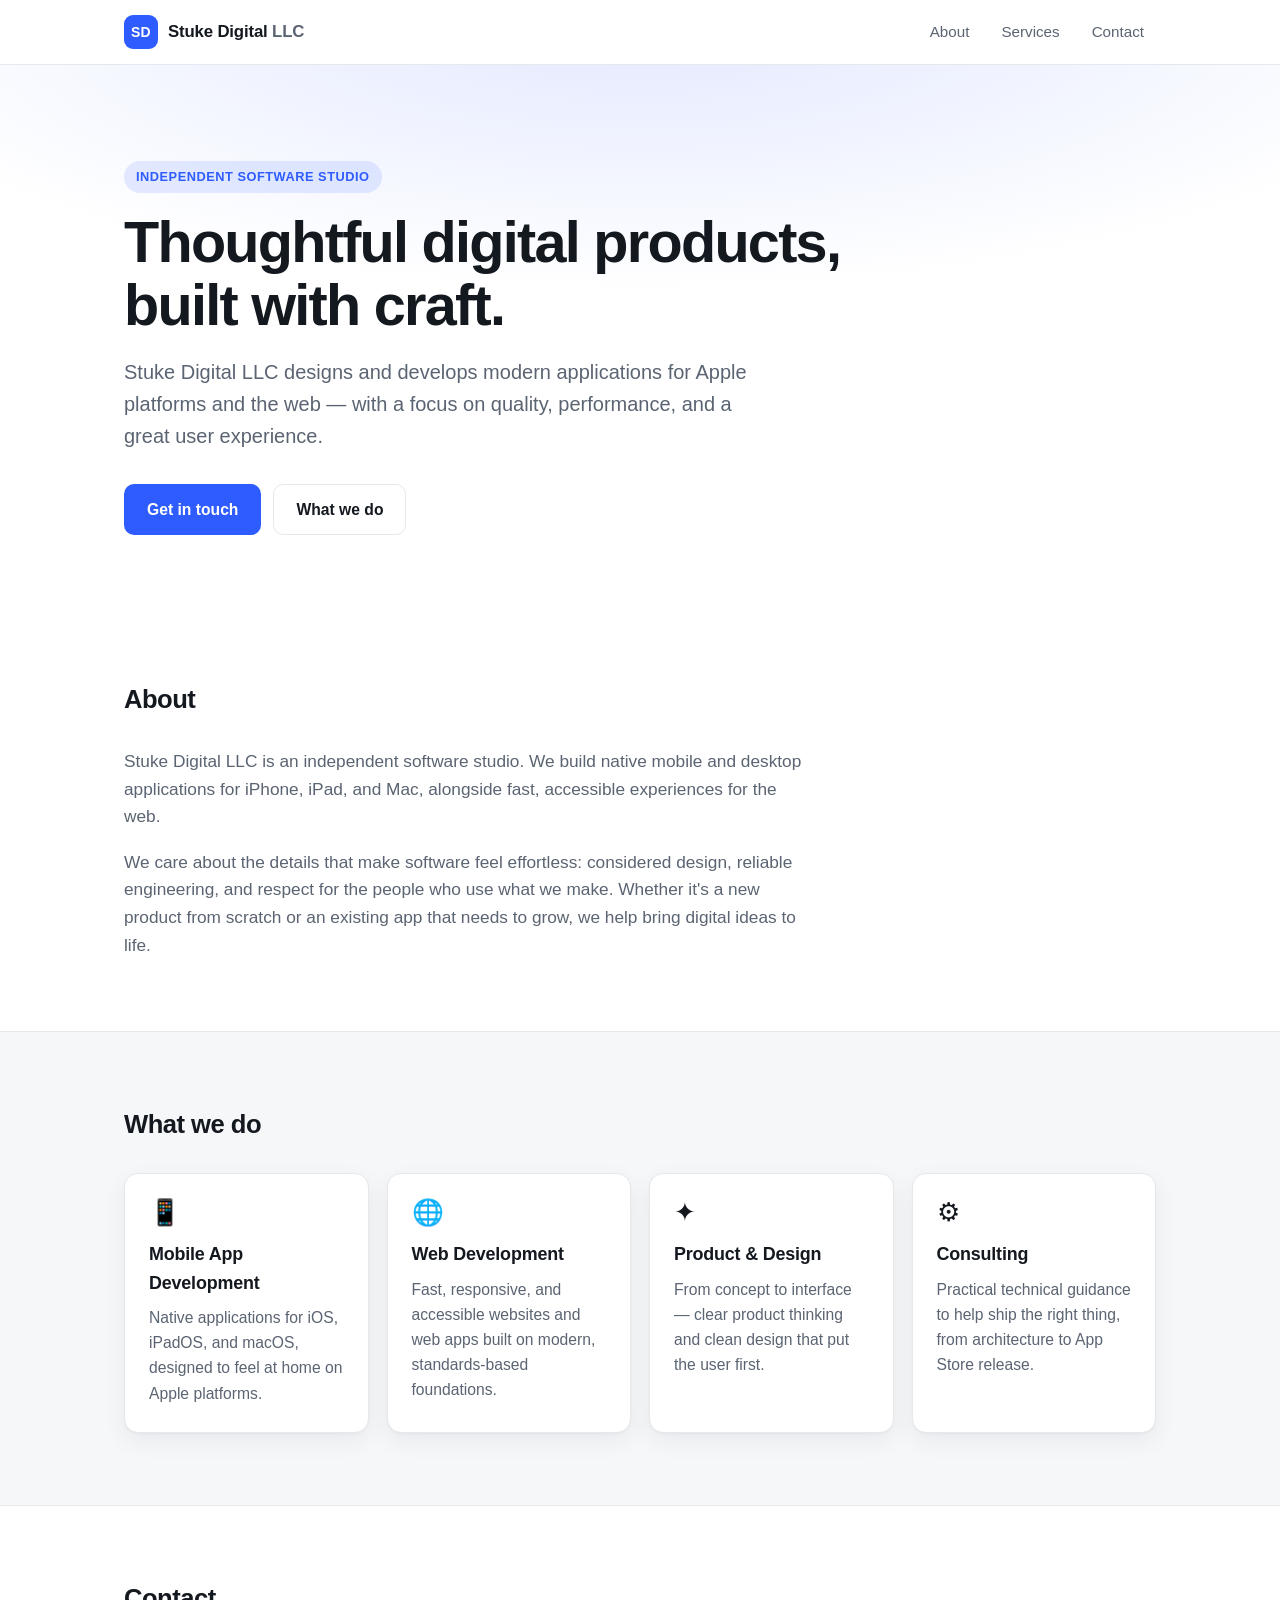
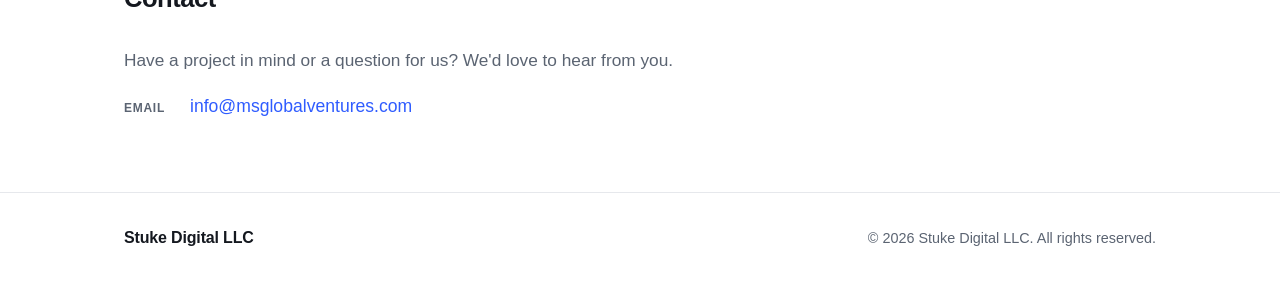
<file: index.html>
<!DOCTYPE html>
<html lang="en">
<head>
  <meta charset="UTF-8" />
  <meta name="viewport" content="width=device-width, initial-scale=1.0" />
  <title>Stuke Digital LLC — Software &amp; Mobile App Development</title>
  <meta name="description" content="Stuke Digital LLC is an independent software studio building modern applications for Apple platforms and the web." />
  <meta name="author" content="Stuke Digital LLC" />

  <!-- Open Graph -->
  <meta property="og:title" content="Stuke Digital LLC" />
  <meta property="og:description" content="An independent software studio building modern applications for Apple platforms and the web." />
  <meta property="og:type" content="website" />

  <link rel="icon" type="image/svg+xml" href="favicon.svg" />
  <link rel="stylesheet" href="styles.css" />
</head>
<body>
  <a class="skip-link" href="#main">Skip to content</a>

  <header class="site-header">
    <div class="container header-inner">
      <a class="brand" href="#top" aria-label="Stuke Digital LLC home">
        <span class="brand-mark" aria-hidden="true">SD</span>
        <span class="brand-name">Stuke Digital<span class="brand-suffix">&nbsp;LLC</span></span>
      </a>
      <nav class="site-nav" aria-label="Primary">
        <a href="#about">About</a>
        <a href="#services">Services</a>
        <a href="#contact">Contact</a>
      </nav>
    </div>
  </header>

  <main id="main">
    <!-- Hero -->
    <section class="hero" id="top">
      <div class="container">
        <p class="eyebrow">Independent Software Studio</p>
        <h1>Thoughtful digital products,<br />built with craft.</h1>
        <p class="lead">
          Stuke Digital LLC designs and develops modern applications for Apple
          platforms and the web — with a focus on quality, performance, and a
          great user experience.
        </p>
        <div class="hero-actions">
          <a class="btn btn-primary" href="#contact">Get in touch</a>
          <a class="btn btn-ghost" href="#services">What we do</a>
        </div>
      </div>
    </section>

    <!-- About -->
    <section class="section" id="about">
      <div class="container">
        <h2 class="section-title">About</h2>
        <div class="prose">
          <p>
            Stuke Digital LLC is an independent software studio. We build native
            mobile and desktop applications for iPhone, iPad, and Mac, alongside
            fast, accessible experiences for the web.
          </p>
          <p>
            We care about the details that make software feel effortless:
            considered design, reliable engineering, and respect for the people
            who use what we make. Whether it's a new product from scratch or an
            existing app that needs to grow, we help bring digital ideas to life.
          </p>
        </div>
      </div>
    </section>

    <!-- Services -->
    <section class="section section-alt" id="services">
      <div class="container">
        <h2 class="section-title">What we do</h2>
        <div class="cards">
          <article class="card">
            <div class="card-icon" aria-hidden="true">📱</div>
            <h3>Mobile App Development</h3>
            <p>Native applications for iOS, iPadOS, and macOS, designed to feel at home on Apple platforms.</p>
          </article>
          <article class="card">
            <div class="card-icon" aria-hidden="true">🌐</div>
            <h3>Web Development</h3>
            <p>Fast, responsive, and accessible websites and web apps built on modern, standards-based foundations.</p>
          </article>
          <article class="card">
            <div class="card-icon" aria-hidden="true">✦</div>
            <h3>Product &amp; Design</h3>
            <p>From concept to interface — clear product thinking and clean design that put the user first.</p>
          </article>
          <article class="card">
            <div class="card-icon" aria-hidden="true">⚙︎</div>
            <h3>Consulting</h3>
            <p>Practical technical guidance to help ship the right thing, from architecture to App Store release.</p>
          </article>
        </div>
      </div>
    </section>

    <!-- Contact -->
    <section class="section" id="contact">
      <div class="container">
        <h2 class="section-title">Contact</h2>
        <div class="prose">
          <p>
            Have a project in mind or a question for us? We'd love to hear from you.
          </p>
          <p class="contact-line">
            <span class="contact-label">Email</span>
            <a href="mailto:info@msglobalventures.com">info@msglobalventures.com</a>
          </p>
        </div>
      </div>
    </section>
  </main>

  <footer class="site-footer">
    <div class="container footer-inner">
      <span class="footer-brand">Stuke Digital LLC</span>
      <span class="footer-copy">© <span id="year">2026</span> Stuke Digital LLC. All rights reserved.</span>
    </div>
  </footer>

  <script>
    // Keep the copyright year current without a build step.
    document.getElementById('year').textContent = new Date().getFullYear();
  </script>
</body>
</html>
</file>
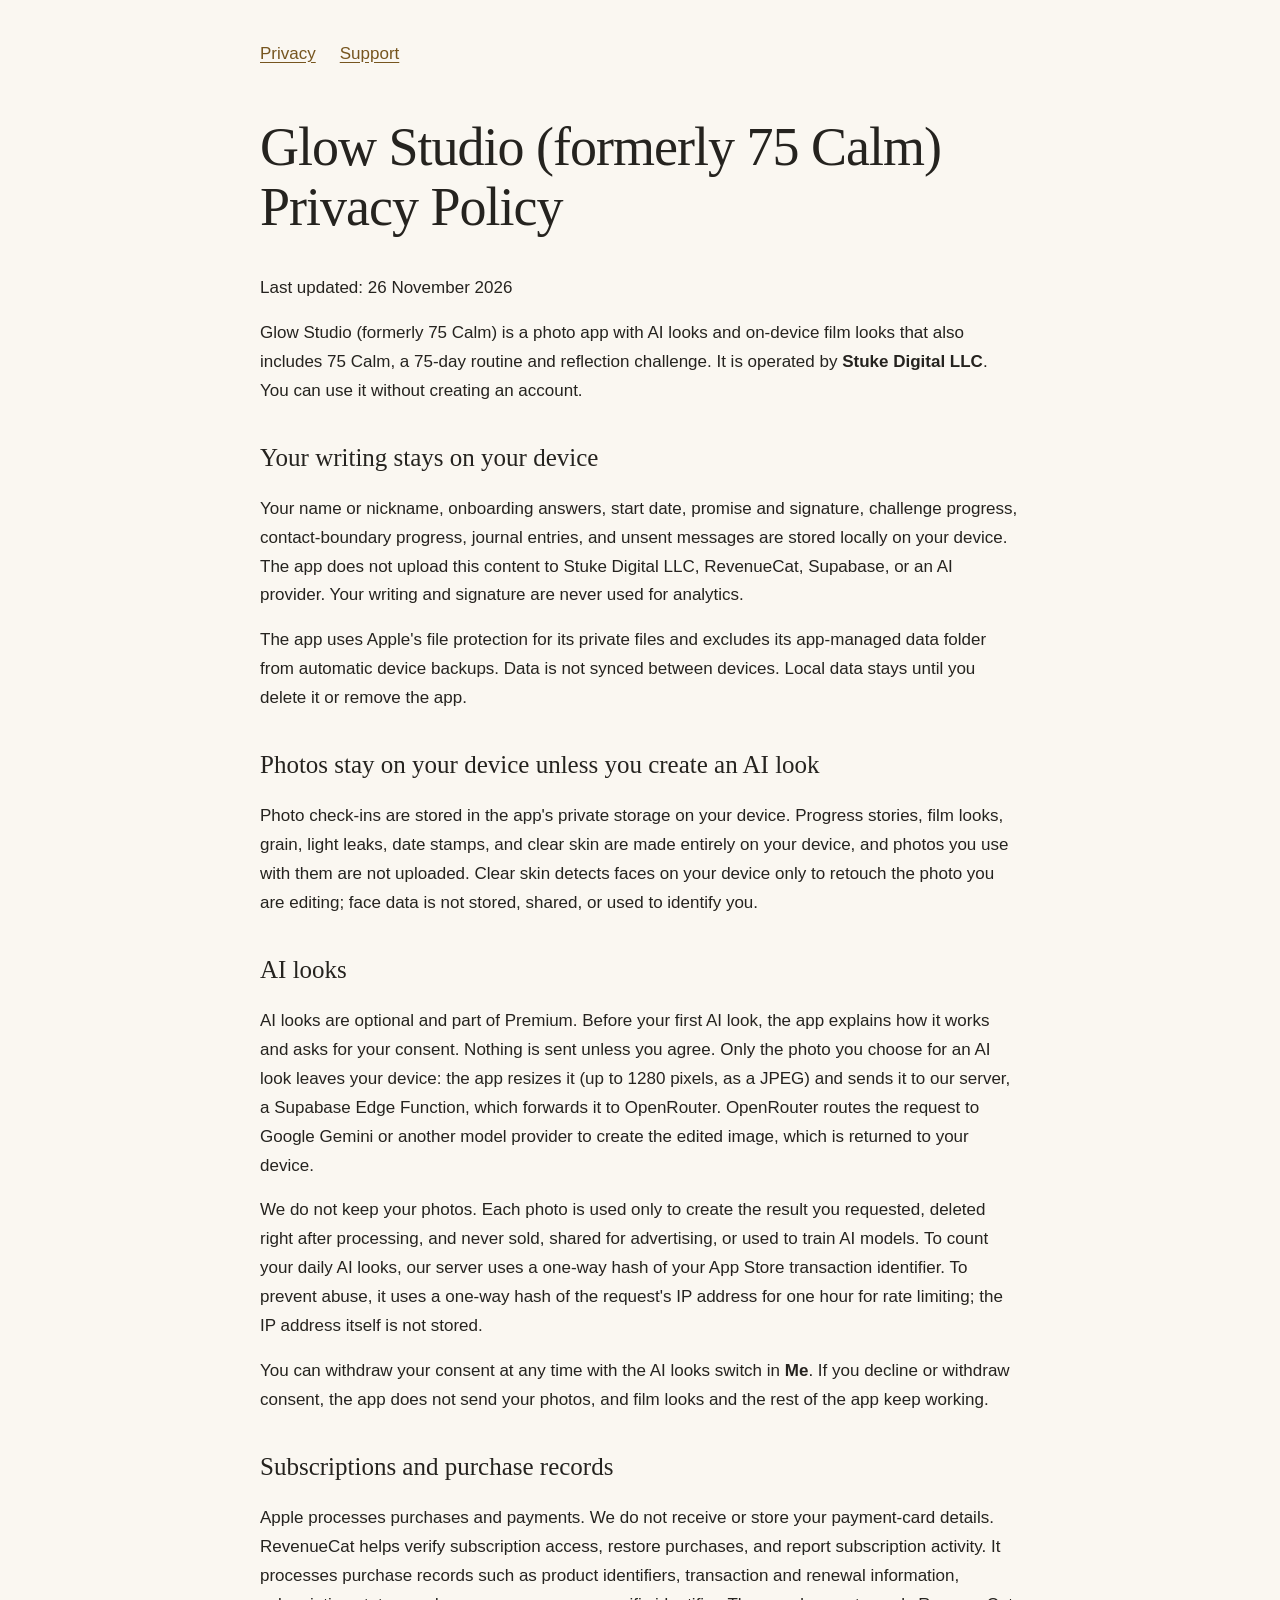
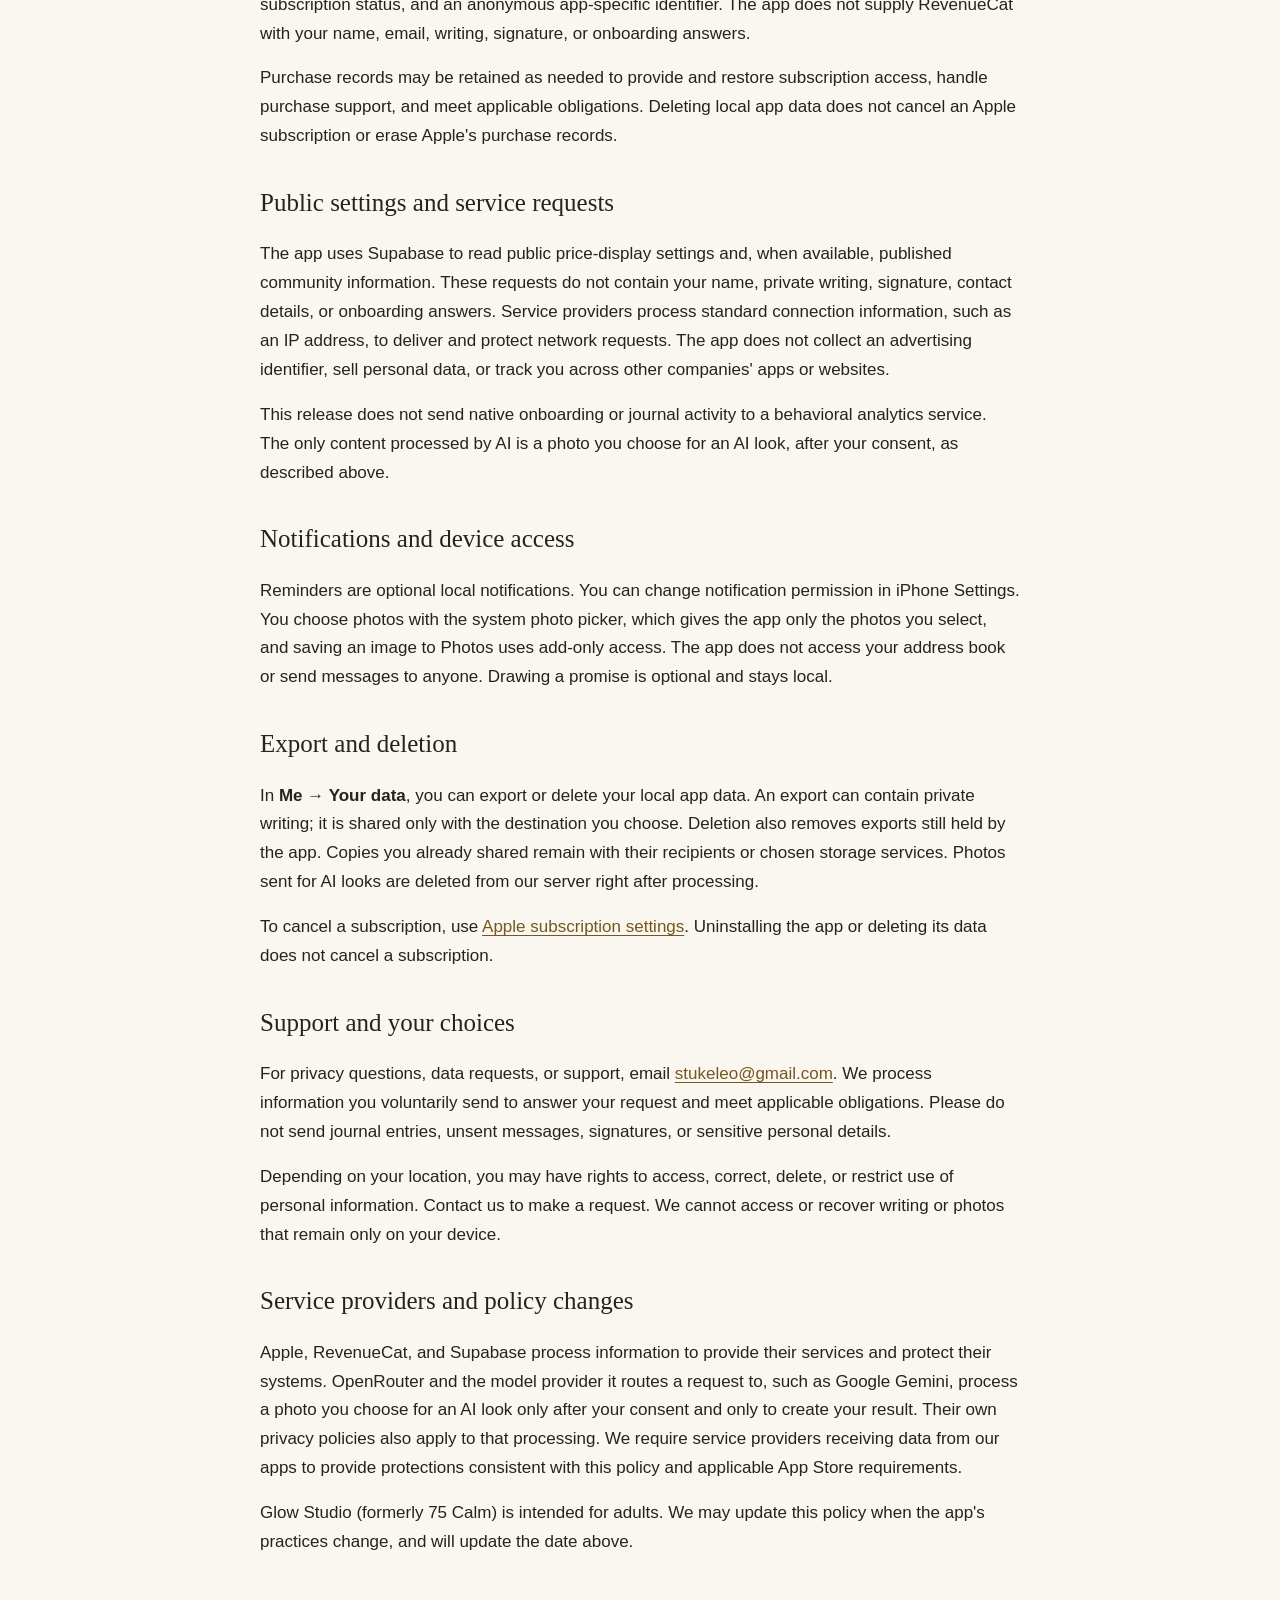
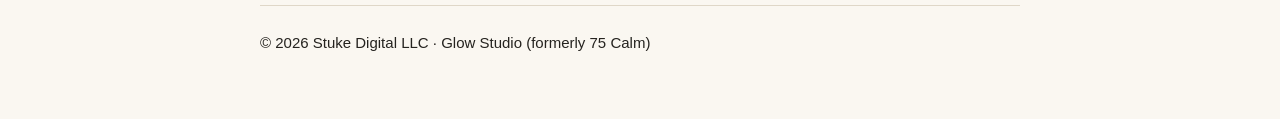
<file: 75-calm/privacy/index.html>
<!doctype html>
<html lang="en"><head><meta charset="utf-8"><meta name="viewport" content="width=device-width,initial-scale=1"><title>Glow Studio (formerly 75 Calm) Privacy Policy | Stuke Digital LLC</title><meta name="description" content="Glow Studio (formerly 75 Calm) Privacy Policy: AI looks, subscriptions, local data, and help from Stuke Digital LLC."><style>html{color-scheme:light}body{margin:0;background:#faf7f1;color:#25231f;font:17px/1.7 -apple-system,BlinkMacSystemFont,Segoe UI,sans-serif}main{max-width:760px;margin:0 auto;padding:40px 24px 64px}nav{display:flex;gap:24px;flex-wrap:wrap;margin-bottom:48px}a{color:#76551f;text-underline-offset:3px}h1{font:500 clamp(36px,6vw,54px)/1.12 Georgia,serif;letter-spacing:-1px}h2{font:500 25px/1.3 Georgia,serif;margin-top:36px}p{margin:16px 0}footer{border-top:1px solid #dfd7c8;margin-top:48px;padding-top:24px;font-size:15px}a:focus-visible{outline:3px solid #76551f;outline-offset:4px}</style></head><body><main><nav aria-label="Glow Studio information"><a href="../privacy/">Privacy</a><a href="../support/">Support</a></nav><h1>Glow Studio (formerly 75 Calm) Privacy Policy</h1><p>Last updated: 26 November 2026</p>
<p>Glow Studio (formerly 75 Calm) is a photo app with AI looks and on-device film looks that also includes 75 Calm, a 75-day routine and reflection challenge. It is operated by <strong>Stuke Digital LLC</strong>. You can use it without creating an account.</p>
<h2>Your writing stays on your device</h2>
<p>Your name or nickname, onboarding answers, start date, promise and signature, challenge progress, contact-boundary progress, journal entries, and unsent messages are stored locally on your device. The app does not upload this content to Stuke Digital LLC, RevenueCat, Supabase, or an AI provider. Your writing and signature are never used for analytics.</p>
<p>The app uses Apple's file protection for its private files and excludes its app-managed data folder from automatic device backups. Data is not synced between devices. Local data stays until you delete it or remove the app.</p>
<h2>Photos stay on your device unless you create an AI look</h2>
<p>Photo check-ins are stored in the app's private storage on your device. Progress stories, film looks, grain, light leaks, date stamps, and clear skin are made entirely on your device, and photos you use with them are not uploaded. Clear skin detects faces on your device only to retouch the photo you are editing; face data is not stored, shared, or used to identify you.</p>
<h2>AI looks</h2>
<p>AI looks are optional and part of Premium. Before your first AI look, the app explains how it works and asks for your consent. Nothing is sent unless you agree. Only the photo you choose for an AI look leaves your device: the app resizes it (up to 1280 pixels, as a JPEG) and sends it to our server, a Supabase Edge Function, which forwards it to OpenRouter. OpenRouter routes the request to Google Gemini or another model provider to create the edited image, which is returned to your device.</p>
<p>We do not keep your photos. Each photo is used only to create the result you requested, deleted right after processing, and never sold, shared for advertising, or used to train AI models. To count your daily AI looks, our server uses a one-way hash of your App Store transaction identifier. To prevent abuse, it uses a one-way hash of the request's IP address for one hour for rate limiting; the IP address itself is not stored.</p>
<p>You can withdraw your consent at any time with the AI looks switch in <strong>Me</strong>. If you decline or withdraw consent, the app does not send your photos, and film looks and the rest of the app keep working.</p>
<h2>Subscriptions and purchase records</h2>
<p>Apple processes purchases and payments. We do not receive or store your payment-card details. RevenueCat helps verify subscription access, restore purchases, and report subscription activity. It processes purchase records such as product identifiers, transaction and renewal information, subscription status, and an anonymous app-specific identifier. The app does not supply RevenueCat with your name, email, writing, signature, or onboarding answers.</p>
<p>Purchase records may be retained as needed to provide and restore subscription access, handle purchase support, and meet applicable obligations. Deleting local app data does not cancel an Apple subscription or erase Apple's purchase records.</p>
<h2>Public settings and service requests</h2>
<p>The app uses Supabase to read public price-display settings and, when available, published community information. These requests do not contain your name, private writing, signature, contact details, or onboarding answers. Service providers process standard connection information, such as an IP address, to deliver and protect network requests. The app does not collect an advertising identifier, sell personal data, or track you across other companies' apps or websites.</p>
<p>This release does not send native onboarding or journal activity to a behavioral analytics service. The only content processed by AI is a photo you choose for an AI look, after your consent, as described above.</p>
<h2>Notifications and device access</h2>
<p>Reminders are optional local notifications. You can change notification permission in iPhone Settings. You choose photos with the system photo picker, which gives the app only the photos you select, and saving an image to Photos uses add-only access. The app does not access your address book or send messages to anyone. Drawing a promise is optional and stays local.</p>
<h2>Export and deletion</h2>
<p>In <strong>Me → Your data</strong>, you can export or delete your local app data. An export can contain private writing; it is shared only with the destination you choose. Deletion also removes exports still held by the app. Copies you already shared remain with their recipients or chosen storage services. Photos sent for AI looks are deleted from our server right after processing.</p>
<p>To cancel a subscription, use <a href="https://apps.apple.com/account/subscriptions">Apple subscription settings</a>. Uninstalling the app or deleting its data does not cancel a subscription.</p>
<h2>Support and your choices</h2>
<p>For privacy questions, data requests, or support, email <a href="mailto:stukeleo@gmail.com">stukeleo@gmail.com</a>. We process information you voluntarily send to answer your request and meet applicable obligations. Please do not send journal entries, unsent messages, signatures, or sensitive personal details.</p>
<p>Depending on your location, you may have rights to access, correct, delete, or restrict use of personal information. Contact us to make a request. We cannot access or recover writing or photos that remain only on your device.</p>
<h2>Service providers and policy changes</h2>
<p>Apple, RevenueCat, and Supabase process information to provide their services and protect their systems. OpenRouter and the model provider it routes a request to, such as Google Gemini, process a photo you choose for an AI look only after your consent and only to create your result. Their own privacy policies also apply to that processing. We require service providers receiving data from our apps to provide protections consistent with this policy and applicable App Store requirements.</p>
<p>Glow Studio (formerly 75 Calm) is intended for adults. We may update this policy when the app's practices change, and will update the date above.</p><footer>© 2026 Stuke Digital LLC · Glow Studio (formerly 75 Calm)</footer></main></body></html>
</file>
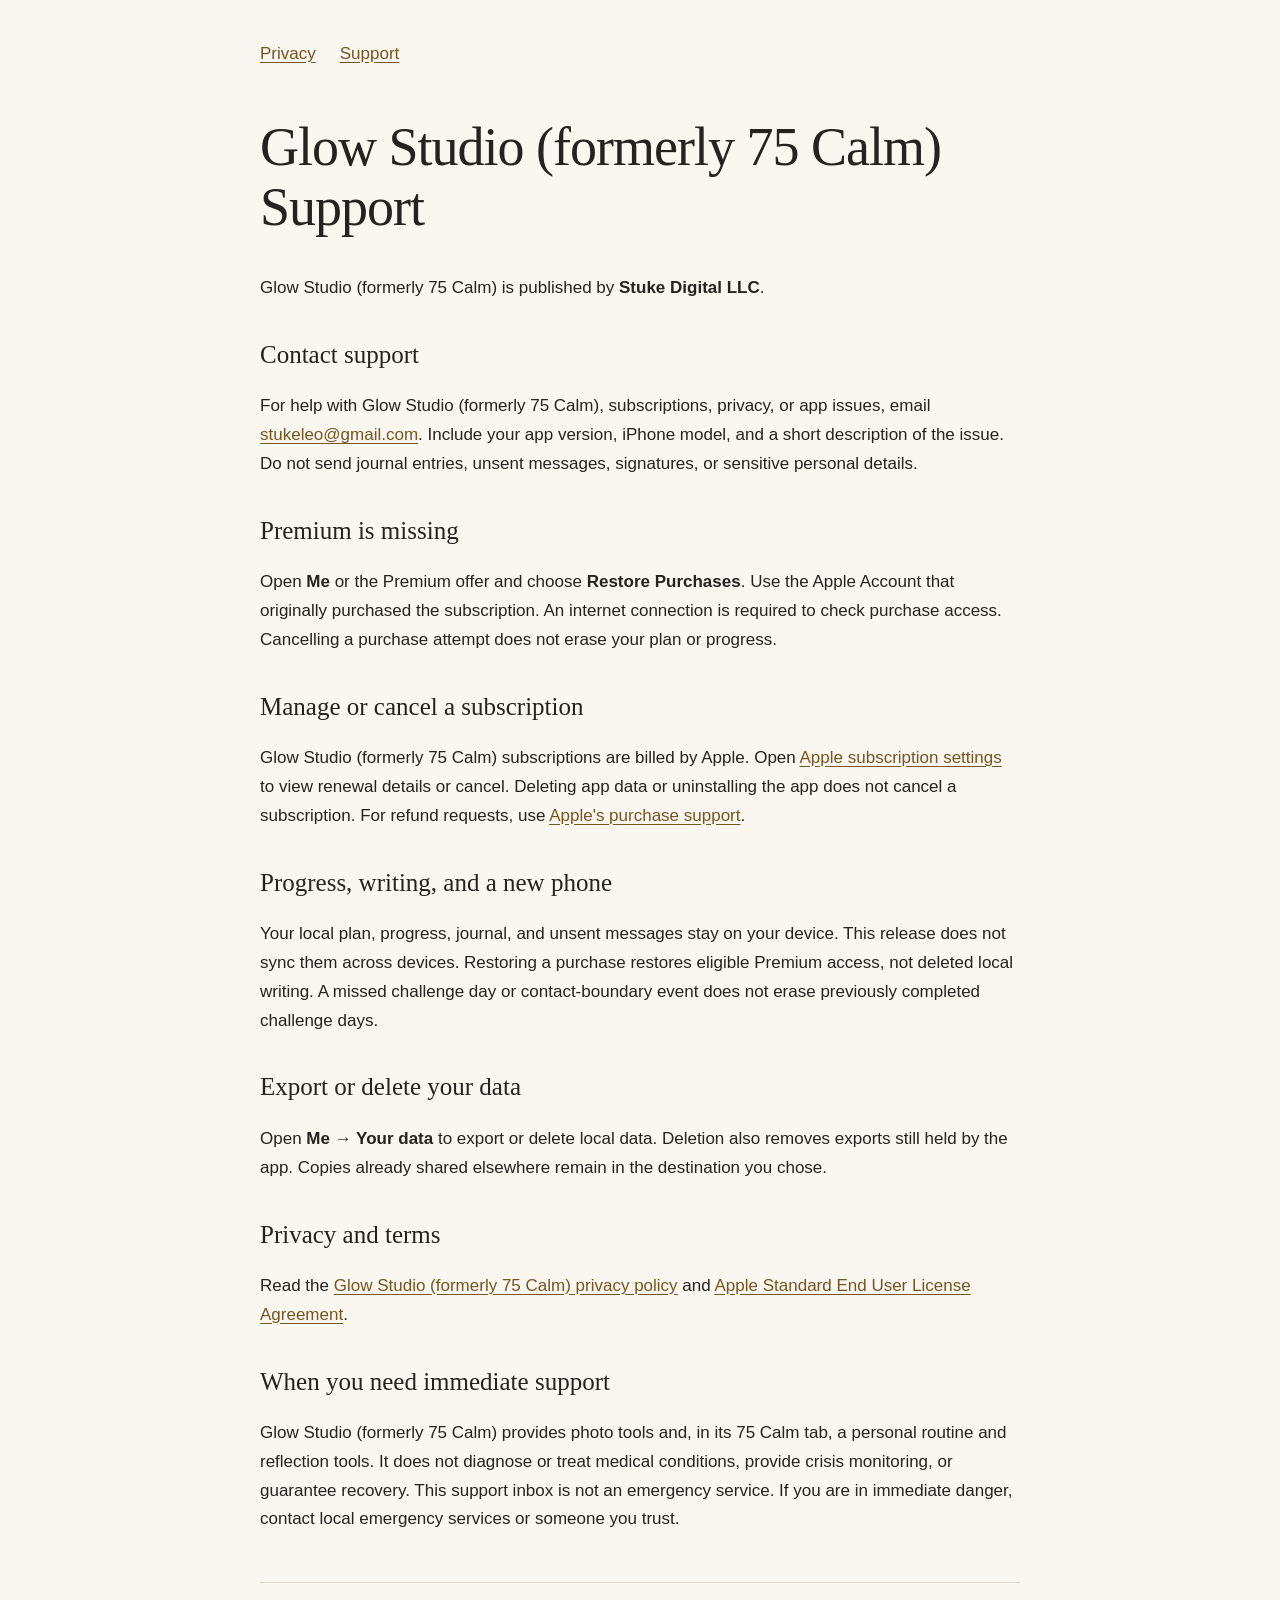
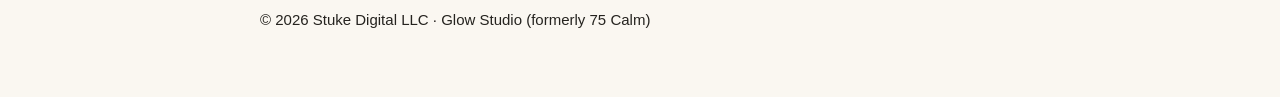
<file: 75-calm/support/index.html>
<!doctype html>
<html lang="en"><head><meta charset="utf-8"><meta name="viewport" content="width=device-width,initial-scale=1"><title>Glow Studio (formerly 75 Calm) Support | Stuke Digital LLC</title><meta name="description" content="Glow Studio (formerly 75 Calm) Support: subscriptions, local data, and help from Stuke Digital LLC."><style>html{color-scheme:light}body{margin:0;background:#faf7f1;color:#25231f;font:17px/1.7 -apple-system,BlinkMacSystemFont,Segoe UI,sans-serif}main{max-width:760px;margin:0 auto;padding:40px 24px 64px}nav{display:flex;gap:24px;flex-wrap:wrap;margin-bottom:48px}a{color:#76551f;text-underline-offset:3px}h1{font:500 clamp(36px,6vw,54px)/1.12 Georgia,serif;letter-spacing:-1px}h2{font:500 25px/1.3 Georgia,serif;margin-top:36px}p{margin:16px 0}footer{border-top:1px solid #dfd7c8;margin-top:48px;padding-top:24px;font-size:15px}a:focus-visible{outline:3px solid #76551f;outline-offset:4px}</style></head><body><main><nav aria-label="Glow Studio information"><a href="../privacy/">Privacy</a><a href="../support/">Support</a></nav><h1>Glow Studio (formerly 75 Calm) Support</h1><p>Glow Studio (formerly 75 Calm) is published by <strong>Stuke Digital LLC</strong>.</p>
<h2>Contact support</h2>
<p>For help with Glow Studio (formerly 75 Calm), subscriptions, privacy, or app issues, email <a href="mailto:stukeleo@gmail.com?subject=75%20Calm%20support">stukeleo@gmail.com</a>. Include your app version, iPhone model, and a short description of the issue. Do not send journal entries, unsent messages, signatures, or sensitive personal details.</p>
<h2>Premium is missing</h2>
<p>Open <strong>Me</strong> or the Premium offer and choose <strong>Restore Purchases</strong>. Use the Apple Account that originally purchased the subscription. An internet connection is required to check purchase access. Cancelling a purchase attempt does not erase your plan or progress.</p>
<h2>Manage or cancel a subscription</h2>
<p>Glow Studio (formerly 75 Calm) subscriptions are billed by Apple. Open <a href="https://apps.apple.com/account/subscriptions">Apple subscription settings</a> to view renewal details or cancel. Deleting app data or uninstalling the app does not cancel a subscription. For refund requests, use <a href="https://reportaproblem.apple.com/">Apple's purchase support</a>.</p>
<h2>Progress, writing, and a new phone</h2>
<p>Your local plan, progress, journal, and unsent messages stay on your device. This release does not sync them across devices. Restoring a purchase restores eligible Premium access, not deleted local writing. A missed challenge day or contact-boundary event does not erase previously completed challenge days.</p>
<h2>Export or delete your data</h2>
<p>Open <strong>Me → Your data</strong> to export or delete local data. Deletion also removes exports still held by the app. Copies already shared elsewhere remain in the destination you chose.</p>
<h2>Privacy and terms</h2>
<p>Read the <a href="../privacy/">Glow Studio (formerly 75 Calm) privacy policy</a> and <a href="https://www.apple.com/legal/internet-services/itunes/dev/stdeula/">Apple Standard End User License Agreement</a>.</p>
<h2>When you need immediate support</h2>
<p>Glow Studio (formerly 75 Calm) provides photo tools and, in its 75 Calm tab, a personal routine and reflection tools. It does not diagnose or treat medical conditions, provide crisis monitoring, or guarantee recovery. This support inbox is not an emergency service. If you are in immediate danger, contact local emergency services or someone you trust.</p><footer>© 2026 Stuke Digital LLC · Glow Studio (formerly 75 Calm)</footer></main></body></html>
</file>
<file: styles.css>
/* Stuke Digital LLC — site styles
   Single stylesheet, no external dependencies. */

:root {
  --bg: #ffffff;
  --bg-alt: #f6f7f9;
  --surface: #ffffff;
  --border: #e6e8ec;
  --text: #14181f;
  --text-muted: #5b6472;
  --accent: #2f5cff;
  --accent-hover: #244ae0;
  --accent-contrast: #ffffff;
  --shadow: 0 1px 2px rgba(16, 24, 40, 0.04), 0 8px 24px rgba(16, 24, 40, 0.06);
  --radius: 14px;
  --maxw: 1080px;
  --font: -apple-system, BlinkMacSystemFont, "Segoe UI", Roboto, Helvetica, Arial,
    sans-serif, "Apple Color Emoji", "Segoe UI Emoji";
}

@media (prefers-color-scheme: dark) {
  :root {
    --bg: #0d1117;
    --bg-alt: #12181f;
    --surface: #161c24;
    --border: #232b36;
    --text: #eef1f5;
    --text-muted: #9aa4b2;
    --accent: #6d8bff;
    --accent-hover: #8aa2ff;
    --accent-contrast: #0d1117;
    --shadow: 0 1px 2px rgba(0, 0, 0, 0.3), 0 8px 24px rgba(0, 0, 0, 0.35);
  }
}

* { box-sizing: border-box; }

html { scroll-behavior: smooth; }

body {
  margin: 0;
  font-family: var(--font);
  color: var(--text);
  background: var(--bg);
  line-height: 1.6;
  -webkit-font-smoothing: antialiased;
  text-rendering: optimizeLegibility;
}

.container {
  width: 100%;
  max-width: var(--maxw);
  margin: 0 auto;
  padding: 0 24px;
}

a { color: var(--accent); text-decoration: none; }
a:hover { text-decoration: underline; }

.skip-link {
  position: absolute;
  left: -9999px;
  top: 0;
  background: var(--accent);
  color: var(--accent-contrast);
  padding: 10px 16px;
  border-radius: 8px;
  z-index: 100;
}
.skip-link:focus { left: 12px; top: 12px; }

:focus-visible {
  outline: 2px solid var(--accent);
  outline-offset: 3px;
  border-radius: 4px;
}

/* Header */
.site-header {
  position: sticky;
  top: 0;
  z-index: 50;
  background: color-mix(in srgb, var(--bg) 86%, transparent);
  backdrop-filter: saturate(180%) blur(12px);
  -webkit-backdrop-filter: saturate(180%) blur(12px);
  border-bottom: 1px solid var(--border);
}
.header-inner {
  display: flex;
  align-items: center;
  justify-content: space-between;
  height: 64px;
}
.brand {
  display: inline-flex;
  align-items: center;
  gap: 10px;
  color: var(--text);
  font-weight: 700;
  letter-spacing: -0.01em;
}
.brand:hover { text-decoration: none; }
.brand-mark {
  display: inline-grid;
  place-items: center;
  width: 34px;
  height: 34px;
  border-radius: 9px;
  background: var(--accent);
  color: var(--accent-contrast);
  font-size: 14px;
  font-weight: 800;
  letter-spacing: 0.02em;
}
.brand-name { font-size: 1.05rem; }
.brand-suffix { color: var(--text-muted); font-weight: 600; }

.site-nav { display: flex; gap: 8px; }
.site-nav a {
  color: var(--text-muted);
  font-weight: 500;
  font-size: 0.95rem;
  padding: 8px 12px;
  border-radius: 8px;
}
.site-nav a:hover { color: var(--text); background: var(--bg-alt); text-decoration: none; }

/* Hero */
.hero {
  padding: 96px 0 72px;
  background:
    radial-gradient(1200px 400px at 50% -10%, color-mix(in srgb, var(--accent) 14%, transparent), transparent 70%);
}
.eyebrow {
  display: inline-block;
  margin: 0 0 18px;
  padding: 6px 12px;
  font-size: 0.8rem;
  font-weight: 600;
  letter-spacing: 0.04em;
  text-transform: uppercase;
  color: var(--accent);
  background: color-mix(in srgb, var(--accent) 12%, transparent);
  border-radius: 999px;
}
.hero h1 {
  margin: 0 0 20px;
  font-size: clamp(2.2rem, 5vw, 3.6rem);
  line-height: 1.08;
  letter-spacing: -0.03em;
  font-weight: 800;
}
.lead {
  max-width: 640px;
  margin: 0 0 32px;
  font-size: clamp(1.05rem, 2vw, 1.25rem);
  color: var(--text-muted);
}
.hero-actions { display: flex; flex-wrap: wrap; gap: 12px; }

.btn {
  display: inline-flex;
  align-items: center;
  justify-content: center;
  padding: 12px 22px;
  border-radius: 10px;
  font-weight: 600;
  font-size: 0.98rem;
  border: 1px solid transparent;
  transition: transform 0.04s ease, background 0.15s ease, border-color 0.15s ease;
}
.btn:hover { text-decoration: none; }
.btn:active { transform: translateY(1px); }
.btn-primary { background: var(--accent); color: var(--accent-contrast); }
.btn-primary:hover { background: var(--accent-hover); }
.btn-ghost { background: transparent; color: var(--text); border-color: var(--border); }
.btn-ghost:hover { background: var(--bg-alt); }

/* Sections */
.section { padding: 72px 0; }
.section-alt { background: var(--bg-alt); border-top: 1px solid var(--border); border-bottom: 1px solid var(--border); }
.section-title {
  margin: 0 0 28px;
  font-size: 1.6rem;
  letter-spacing: -0.02em;
  font-weight: 700;
}
.prose { max-width: 680px; }
.prose p { margin: 0 0 18px; font-size: 1.08rem; color: var(--text-muted); }
.prose p:last-child { margin-bottom: 0; }

.contact-line {
  display: flex;
  align-items: baseline;
  gap: 14px;
  margin-top: 6px !important;
  font-size: 1.1rem !important;
}
.contact-label {
  font-size: 0.75rem;
  font-weight: 700;
  letter-spacing: 0.06em;
  text-transform: uppercase;
  color: var(--text-muted);
  min-width: 52px;
}

/* Cards */
.cards {
  display: grid;
  grid-template-columns: repeat(auto-fit, minmax(230px, 1fr));
  gap: 18px;
}
.card {
  background: var(--surface);
  border: 1px solid var(--border);
  border-radius: var(--radius);
  padding: 26px 24px;
  box-shadow: var(--shadow);
}
.card-icon { font-size: 1.6rem; line-height: 1; margin-bottom: 14px; }
.card h3 { margin: 0 0 8px; font-size: 1.12rem; letter-spacing: -0.01em; }
.card p { margin: 0; color: var(--text-muted); font-size: 0.98rem; }

/* Footer */
.site-footer {
  border-top: 1px solid var(--border);
  padding: 32px 0;
  background: var(--bg);
}
.footer-inner {
  display: flex;
  flex-wrap: wrap;
  gap: 8px 20px;
  align-items: center;
  justify-content: space-between;
}
.footer-brand { font-weight: 700; letter-spacing: -0.01em; }
.footer-copy { color: var(--text-muted); font-size: 0.9rem; }

@media (max-width: 560px) {
  .site-nav { gap: 2px; }
  .site-nav a { padding: 8px 9px; font-size: 0.9rem; }
  .hero { padding: 72px 0 56px; }
  .section { padding: 56px 0; }
}

@media (prefers-reduced-motion: reduce) {
  html { scroll-behavior: auto; }
  * { transition: none !important; }
}
</file>
